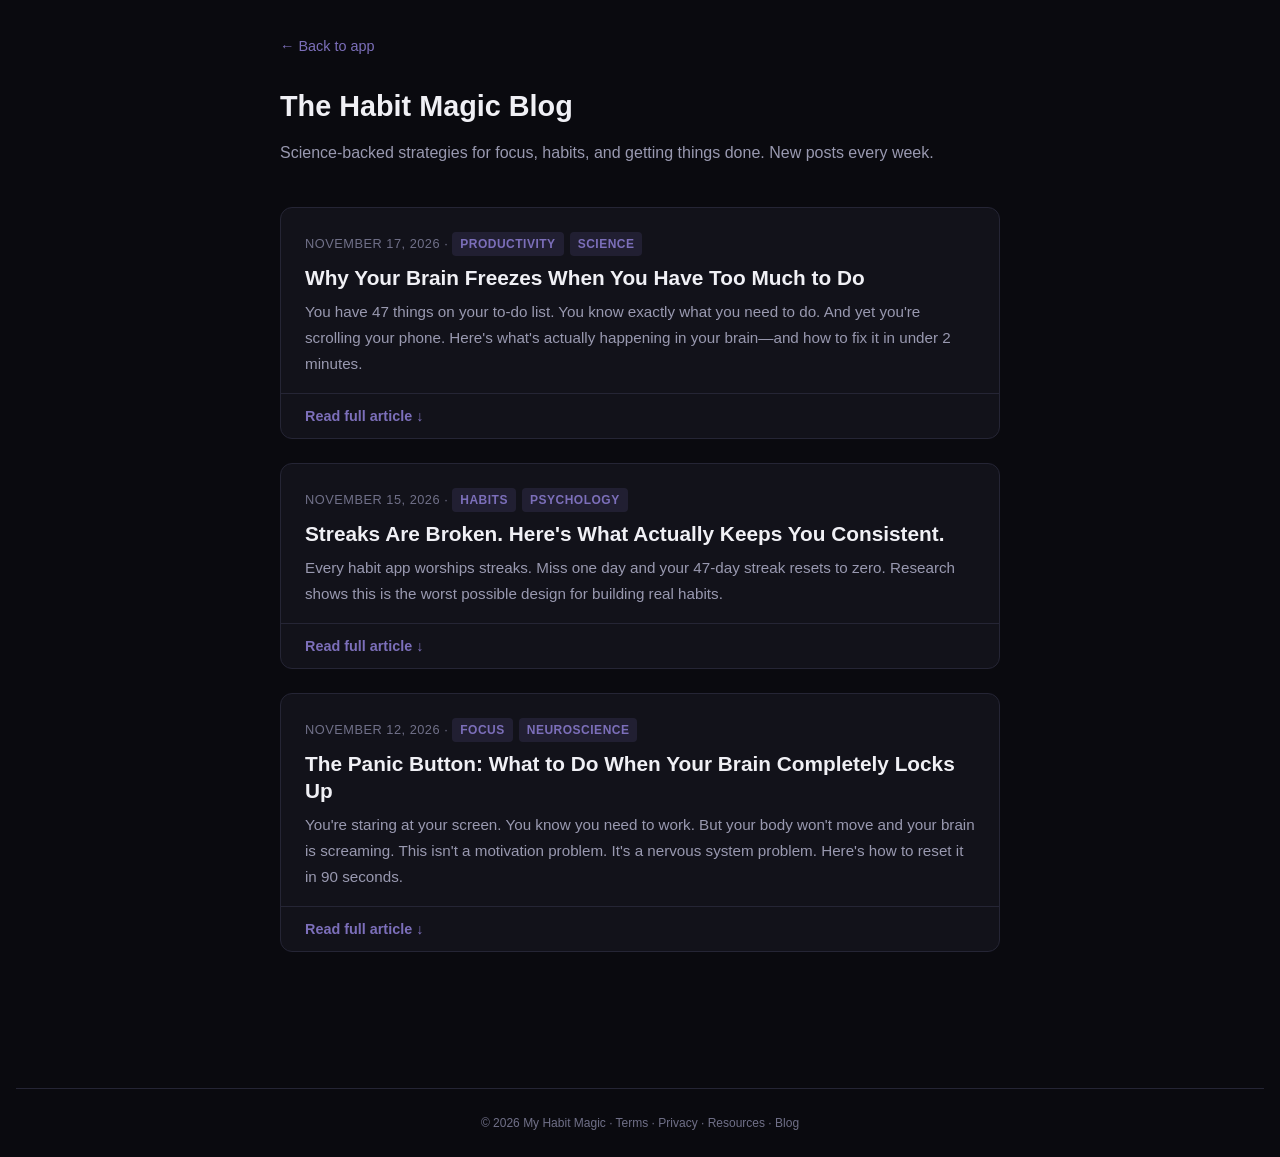
<file: blog.html>
<!DOCTYPE html>
<html lang="en">
<head>
    <meta charset="UTF-8">
    <meta name="viewport" content="width=device-width, initial-scale=1.0">
    <script async src="https://www.googletagmanager.com/gtag/js?id=G-QYPMGS8DKZ"></script>
    <script>window.dataLayer=window.dataLayer||[];function gtag(){dataLayer.push(arguments);}gtag('js',new Date());gtag('config','G-QYPMGS8DKZ');</script>
    <title>Blog - My Habit Magic</title>
    <meta name="description" content="Practical tips on focus, habits, and productivity. Science-backed strategies that work with your brain, not against it.">
    <meta property="og:title" content="Blog - My Habit Magic">
    <meta property="og:description" content="Practical tips on focus, habits, and productivity. Science-backed strategies that work with your brain, not against it.">
    <meta property="og:type" content="website">
    <meta property="og:url" content="https://myhabitmagic.com/blog.html">
    <style>
        :root {
            --bg-dark: #0a0a0f;
            --bg-card: #12121a;
            --text-primary: #f0f0f5;
            --text-secondary: #9999b0;
            --text-muted: #707088;
            --accent-primary: #7c6fba;
            --accent-green: #4ecdc4;
            --border: #252535;
        }
        * { margin: 0; padding: 0; box-sizing: border-box; }
        body {
            font-family: -apple-system, BlinkMacSystemFont, 'Segoe UI', Roboto, 'Helvetica Neue', Arial, sans-serif;
            background: var(--bg-dark);
            color: var(--text-primary);
            line-height: 1.7;
            padding: 0 16px;
        }
        .blog-container {
            max-width: 720px;
            margin: 0 auto;
            padding: 32px 0 64px;
        }
        .back-link {
            display: inline-block;
            color: var(--accent-primary);
            text-decoration: none;
            font-size: 0.9rem;
            margin-bottom: 24px;
        }
        .back-link:hover { text-decoration: underline; }
        h1 {
            font-size: 1.8rem;
            margin-bottom: 8px;
        }
        .blog-subtitle {
            color: var(--text-secondary);
            font-size: 1rem;
            margin-bottom: 40px;
        }
        article {
            background: var(--bg-card);
            border: 1px solid var(--border);
            border-radius: 12px;
            margin-bottom: 24px;
            overflow: hidden;
        }
        .article-header {
            padding: 24px 24px 0;
        }
        .article-date {
            color: var(--text-muted);
            font-size: 0.8rem;
            text-transform: uppercase;
            letter-spacing: 0.5px;
            margin-bottom: 8px;
        }
        .article-title {
            font-size: 1.3rem;
            margin-bottom: 8px;
            line-height: 1.3;
        }
        .article-excerpt {
            color: var(--text-secondary);
            font-size: 0.95rem;
            padding: 0 24px 16px;
        }
        .article-body {
            display: none;
            padding: 0 24px 24px;
        }
        .article-body.open { display: block; }
        .article-body p {
            color: var(--text-secondary);
            font-size: 0.95rem;
            margin-bottom: 14px;
        }
        .article-body h3 {
            font-size: 1.05rem;
            margin: 20px 0 10px;
            color: var(--text-primary);
        }
        .article-body ul {
            padding-left: 24px;
            margin-bottom: 14px;
        }
        .article-body li {
            color: var(--text-secondary);
            font-size: 0.95rem;
            margin-bottom: 6px;
        }
        .article-body blockquote {
            border-left: 3px solid var(--accent-primary);
            padding: 10px 16px;
            margin: 16px 0;
            background: rgba(124, 111, 186, 0.08);
            border-radius: 0 8px 8px 0;
            font-style: italic;
            color: var(--text-primary);
            font-size: 0.95rem;
        }
        .read-toggle {
            display: block;
            padding: 14px 24px;
            border-top: 1px solid var(--border);
            color: var(--accent-primary);
            font-size: 0.9rem;
            font-weight: 600;
            cursor: pointer;
            background: none;
            border-left: none;
            border-right: none;
            border-bottom: none;
            width: 100%;
            text-align: left;
            transition: background 0.2s;
        }
        .read-toggle:hover { background: rgba(124, 111, 186, 0.06); }
        .article-cta {
            background: rgba(124, 111, 186, 0.1);
            padding: 16px 20px;
            border-radius: 8px;
            margin-top: 20px;
            text-align: center;
        }
        .article-cta a {
            color: var(--accent-primary);
            font-weight: 600;
            text-decoration: none;
        }
        .article-cta a:hover { text-decoration: underline; }
        a { color: var(--accent-primary); }
        .footer-legal {
            text-align: center;
            padding: 24px 0;
            border-top: 1px solid var(--border);
            margin-top: 48px;
            font-size: 0.75rem;
            color: var(--text-muted);
        }
        .footer-legal a {
            color: var(--text-muted);
            text-decoration: none;
        }
        .footer-legal a:hover { color: var(--accent-primary); }
        .tag {
            display: inline-block;
            background: rgba(124, 111, 186, 0.15);
            color: var(--accent-primary);
            font-size: 0.75rem;
            padding: 2px 8px;
            border-radius: 4px;
            margin-right: 6px;
            font-weight: 600;
        }
    </style>
</head>
<body>
<div class="blog-container">
    <a href="/" class="back-link">&larr; Back to app</a>

    <h1>The Habit Magic Blog</h1>
    <p class="blog-subtitle">Science-backed strategies for focus, habits, and getting things done. New posts every week.</p>

    <!-- POST 1 -->
    <article>
        <div class="article-header">
            <div class="article-date">November 17, 2026 &middot; <span class="tag">Productivity</span><span class="tag">Science</span></div>
            <h2 class="article-title">Why Your Brain Freezes When You Have Too Much to Do</h2>
        </div>
        <p class="article-excerpt">You have 47 things on your to-do list. You know exactly what you need to do. And yet you're scrolling your phone. Here's what's actually happening in your brain&mdash;and how to fix it in under 2 minutes.</p>
        <div class="article-body" id="post1">
            <p>It's not laziness. It's not a character flaw. When your brain faces too many choices, it does something predictable: it shuts down. Psychologists call this <strong>decision fatigue</strong>, and neuroscientists call the freeze response <strong>task paralysis</strong>.</p>

            <h3>What's actually happening</h3>
            <p>Your prefrontal cortex&mdash;the part of your brain that makes decisions&mdash;runs on glucose. Every decision drains it. By the time you've decided what to wear, what to eat, which email to answer first, and which of your 47 tasks matters most, your decision-making engine is running on fumes.</p>
            <p>So your brain does the rational thing: it picks the option that requires zero decisions. Scrolling. Netflix. Staring at the wall. These aren't failures. They're your brain conserving energy.</p>

            <h3>The 2-minute fix</h3>
            <p>Don't pick the most important task. Pick the <strong>smallest</strong> one. The one that takes under 2 minutes. Send that email. Put those dishes away. Reply to that text.</p>
            <p>Why does this work? Because completing a tiny task gives your brain a hit of dopamine&mdash;the motivation chemical. That dopamine creates momentum. Momentum creates the energy to tackle the next thing. And the next.</p>

            <blockquote>"Objects in motion tend to stay in motion. Objects at rest tend to stay at rest." &mdash;Newton's First Law (and also how your motivation works)</blockquote>

            <h3>Try this right now</h3>
            <ul>
                <li>Look at your to-do list</li>
                <li>Find the task that takes 2 minutes or less</li>
                <li>Do it right now, before you finish this article</li>
                <li>Notice how you feel after. That's momentum.</li>
            </ul>

            <div class="article-cta">
                <a href="/">Try Habit Magic free &rarr;</a> &mdash; it shows you one task at a time, so your brain never has to choose.
            </div>
        </div>
        <button class="read-toggle" onclick="togglePost('post1', this)">Read full article &darr;</button>
    </article>

    <!-- POST 2 -->
    <article>
        <div class="article-header">
            <div class="article-date">November 15, 2026 &middot; <span class="tag">Habits</span><span class="tag">Psychology</span></div>
            <h2 class="article-title">Streaks Are Broken. Here's What Actually Keeps You Consistent.</h2>
        </div>
        <p class="article-excerpt">Every habit app worships streaks. Miss one day and your 47-day streak resets to zero. Research shows this is the worst possible design for building real habits.</p>
        <div class="article-body" id="post2">
            <p>Duolingo made streaks famous. Lose your streak, feel terrible, open the app to avoid feeling terrible again. It works&mdash;until it doesn't. And when it doesn't, people don't just miss a day. They quit entirely.</p>

            <h3>The streak paradox</h3>
            <p>A 2023 study from the University of Pennsylvania found that <strong>streak-based motivation creates anxiety</strong>, not habit formation. When people miss a streak, they experience what psychologists call the "what-the-hell effect"&mdash;since the streak is already broken, why bother continuing?</p>
            <p>The longer the streak, the worse the crash. Someone who loses a 90-day streak often quits the app within a week.</p>

            <h3>What actually works: compound progress</h3>
            <p>Instead of tracking consecutive days, track <strong>total progress</strong>. How many times you've done the thing, period. Miss Monday? Your 47 completions are still there on Tuesday. Nothing is lost. Nothing resets.</p>
            <p>This is why Habit Magic tracks your victories, XP, and badges alongside streaks&mdash;and never punishes you for missing a day. Your streak pauses. It doesn't reset. Because real life isn't a perfect 365-day run.</p>

            <h3>The science of "good enough"</h3>
            <p>Research on habit formation (Lally et al., 2010) shows that missing a single day has <strong>no measurable impact</strong> on long-term habit formation. What matters is the overall frequency. Doing something 5 out of 7 days builds the habit just as effectively as 7 out of 7.</p>
            <p>Perfection isn't the goal. Consistency is. And consistency means showing up most of the time, not all of the time.</p>

            <blockquote>"We don't rise to the level of our goals. We fall to the level of our systems." &mdash;James Clear</blockquote>

            <div class="article-cta">
                <a href="/">Try Habit Magic free &rarr;</a> &mdash; streaks that pause, not punish. Progress that never resets.
            </div>
        </div>
        <button class="read-toggle" onclick="togglePost('post2', this)">Read full article &darr;</button>
    </article>

    <!-- POST 3 -->
    <article>
        <div class="article-header">
            <div class="article-date">November 12, 2026 &middot; <span class="tag">Focus</span><span class="tag">Neuroscience</span></div>
            <h2 class="article-title">The Panic Button: What to Do When Your Brain Completely Locks Up</h2>
        </div>
        <p class="article-excerpt">You're staring at your screen. You know you need to work. But your body won't move and your brain is screaming. This isn't a motivation problem. It's a nervous system problem. Here's how to reset it in 90 seconds.</p>
        <div class="article-body" id="post3">
            <p>When you feel paralyzed&mdash;unable to start anything, unable to think clearly, unable to move&mdash;your nervous system has shifted into what neuroscientists call the <strong>dorsal vagal response</strong>. It's the freeze response. Fight, flight, or <em>freeze</em>.</p>

            <h3>Why "just start" doesn't work</h3>
            <p>When you're in freeze mode, the thinking part of your brain (prefrontal cortex) is offline. Telling yourself to "just do it" is like telling a computer to run a program when the CPU is overheating. The hardware can't execute the command.</p>
            <p>You need to bring the thinking brain back online first. And that starts with the body, not the mind.</p>

            <h3>The 90-second body reset</h3>
            <p>Your nervous system responds to physical signals faster than mental ones. Try this:</p>
            <ul>
                <li><strong>Cold water on your wrists</strong> (15 seconds) &mdash; activates your vagus nerve, which shifts you out of freeze.</li>
                <li><strong>5 slow breaths</strong> (30 seconds) &mdash; inhale for 4 counts, hold for 4, exhale for 6. The long exhale tells your nervous system "we're safe."</li>
                <li><strong>Move something</strong> (30 seconds) &mdash; stand up, stretch, shake your hands. Movement breaks the freeze loop.</li>
                <li><strong>Name one tiny task</strong> (15 seconds) &mdash; not the big scary project. The smallest possible next step. "Open the document." That's it.</li>
            </ul>

            <h3>Why this works</h3>
            <p>The vagus nerve is the bridge between your body and your brain. When you stimulate it (cold water, deep breathing, movement), you literally signal your nervous system to shift from "freeze" back to "safe." Once your nervous system feels safe, your prefrontal cortex comes back online. And then&mdash;only then&mdash;can you think clearly enough to pick a task.</p>

            <blockquote>"You can't think your way out of a nervous system response. You have to feel your way out." &mdash;Dr. Stephen Porges, Polyvagal Theory</blockquote>

            <div class="article-cta">
                <a href="/">Try Habit Magic free &rarr;</a> &mdash; the Panic Button walks you through strategies like these when you're stuck.
            </div>
        </div>
        <button class="read-toggle" onclick="togglePost('post3', this)">Read full article &darr;</button>
    </article>

</div>

<div class="footer-legal">
    <p>&copy; 2026 My Habit Magic &middot; <a href="terms.html">Terms</a> &middot; <a href="privacy.html">Privacy</a> &middot; <a href="resources.html">Resources</a> &middot; <a href="blog.html">Blog</a></p>
</div>

<script>
function togglePost(id, btn) {
    var body = document.getElementById(id);
    if (body.classList.contains('open')) {
        body.classList.remove('open');
        btn.textContent = 'Read full article ↓';
    } else {
        body.classList.add('open');
        btn.textContent = 'Collapse ↑';
    }
}
</script>
</body>
</html>
</file>
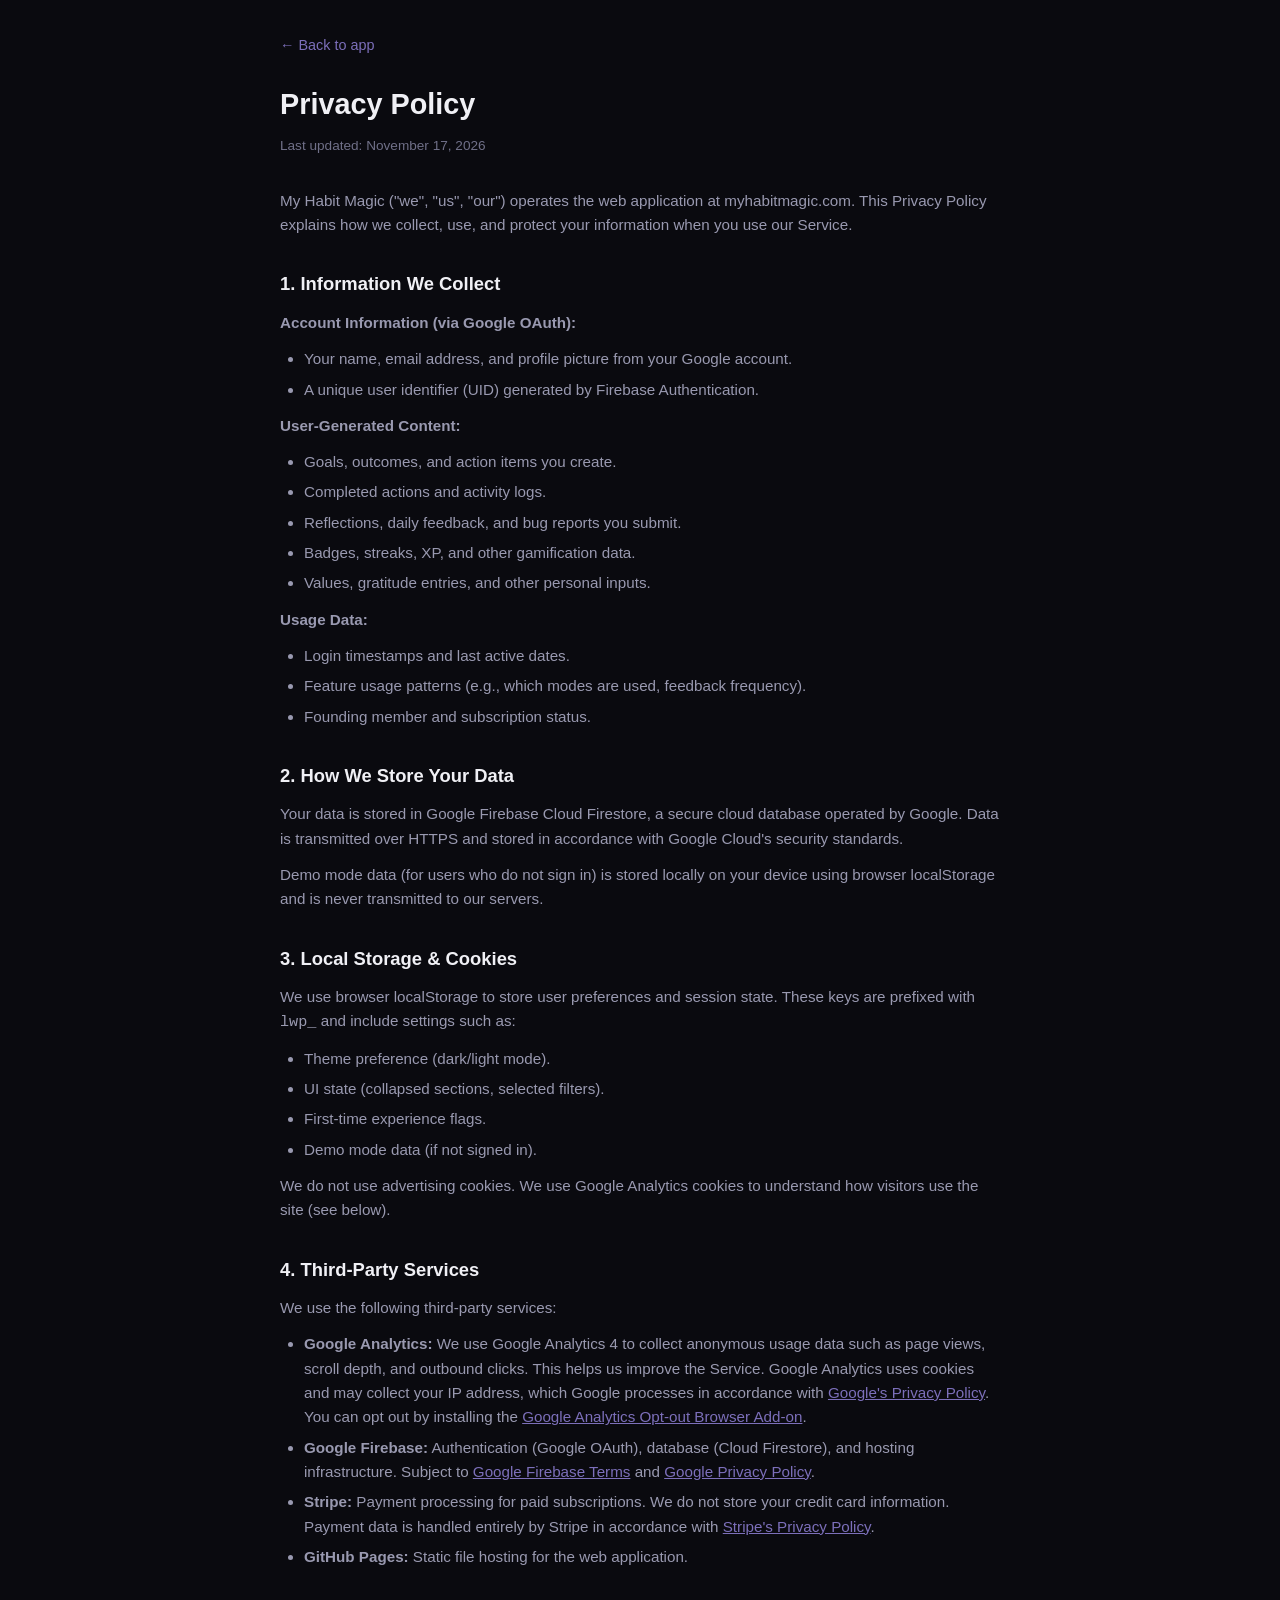
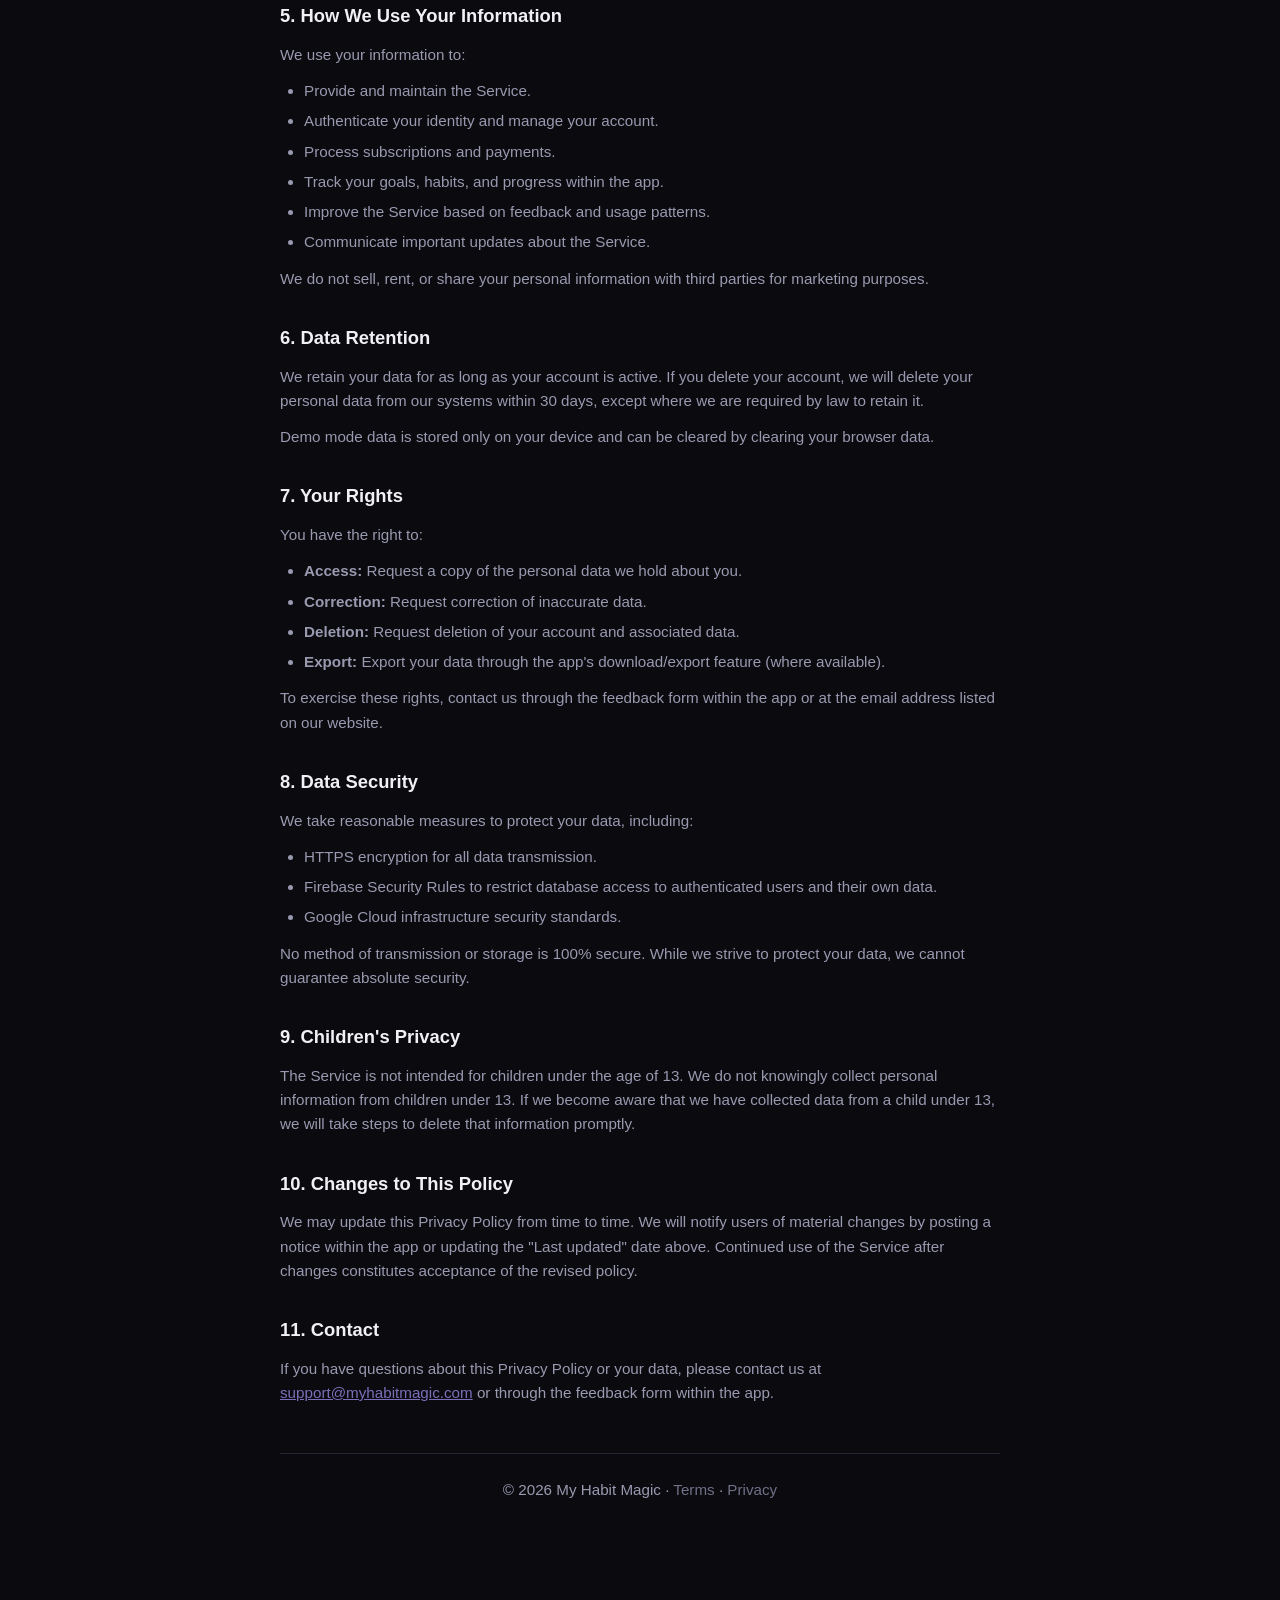
<file: privacy.html>
<!DOCTYPE html>
<html lang="en">
<head>
    <meta charset="UTF-8">
    <meta name="viewport" content="width=device-width, initial-scale=1.0">
    <script async src="https://www.googletagmanager.com/gtag/js?id=G-QYPMGS8DKZ"></script>
    <script>window.dataLayer=window.dataLayer||[];function gtag(){dataLayer.push(arguments);}gtag('js',new Date());gtag('config','G-QYPMGS8DKZ');</script>
    <title>Privacy Policy - My Habit Magic</title>
    <style>
        :root {
            --bg-dark: #0a0a0f;
            --bg-card: #12121a;
            --text-primary: #f0f0f5;
            --text-secondary: #9999b0;
            --text-muted: #707088;
            --accent-primary: #7c6fba;
            --border: #252535;
        }
        * { margin: 0; padding: 0; box-sizing: border-box; }
        body {
            font-family: -apple-system, BlinkMacSystemFont, 'Segoe UI', Roboto, 'Helvetica Neue', Arial, sans-serif;
            background: var(--bg-dark);
            color: var(--text-primary);
            line-height: 1.6;
            padding: 0 16px;
        }
        .legal-container {
            max-width: 720px;
            margin: 0 auto;
            padding: 32px 0 64px;
        }
        .back-link {
            display: inline-block;
            color: var(--accent-primary);
            text-decoration: none;
            font-size: 0.9rem;
            margin-bottom: 24px;
        }
        .back-link:hover { text-decoration: underline; }
        h1 {
            font-size: 1.8rem;
            margin-bottom: 8px;
        }
        .last-updated {
            color: var(--text-muted);
            font-size: 0.85rem;
            margin-bottom: 32px;
        }
        h2 {
            font-size: 1.15rem;
            margin-top: 32px;
            margin-bottom: 12px;
            color: var(--text-primary);
        }
        p, li {
            color: var(--text-secondary);
            font-size: 0.95rem;
            margin-bottom: 12px;
        }
        ul {
            padding-left: 24px;
            margin-bottom: 12px;
        }
        li { margin-bottom: 6px; }
        a { color: var(--accent-primary); }
        .footer-legal {
            text-align: center;
            padding: 24px 0;
            border-top: 1px solid var(--border);
            margin-top: 48px;
            font-size: 0.75rem;
            color: var(--text-muted);
        }
        .footer-legal a {
            color: var(--text-muted);
            text-decoration: none;
        }
        .footer-legal a:hover { color: var(--accent-primary); }
    </style>
</head>
<body>
<div class="legal-container">
    <a href="/" class="back-link">&larr; Back to app</a>

    <h1>Privacy Policy</h1>
    <p class="last-updated">Last updated: November 17, 2026</p>

    <p>My Habit Magic ("we", "us", "our") operates the web application at myhabitmagic.com. This Privacy Policy explains how we collect, use, and protect your information when you use our Service.</p>

    <h2>1. Information We Collect</h2>

    <p><strong>Account Information (via Google OAuth):</strong></p>
    <ul>
        <li>Your name, email address, and profile picture from your Google account.</li>
        <li>A unique user identifier (UID) generated by Firebase Authentication.</li>
    </ul>

    <p><strong>User-Generated Content:</strong></p>
    <ul>
        <li>Goals, outcomes, and action items you create.</li>
        <li>Completed actions and activity logs.</li>
        <li>Reflections, daily feedback, and bug reports you submit.</li>
        <li>Badges, streaks, XP, and other gamification data.</li>
        <li>Values, gratitude entries, and other personal inputs.</li>
    </ul>

    <p><strong>Usage Data:</strong></p>
    <ul>
        <li>Login timestamps and last active dates.</li>
        <li>Feature usage patterns (e.g., which modes are used, feedback frequency).</li>
        <li>Founding member and subscription status.</li>
    </ul>

    <h2>2. How We Store Your Data</h2>
    <p>Your data is stored in Google Firebase Cloud Firestore, a secure cloud database operated by Google. Data is transmitted over HTTPS and stored in accordance with Google Cloud's security standards.</p>
    <p>Demo mode data (for users who do not sign in) is stored locally on your device using browser localStorage and is never transmitted to our servers.</p>

    <h2>3. Local Storage &amp; Cookies</h2>
    <p>We use browser localStorage to store user preferences and session state. These keys are prefixed with <code>lwp_</code> and include settings such as:</p>
    <ul>
        <li>Theme preference (dark/light mode).</li>
        <li>UI state (collapsed sections, selected filters).</li>
        <li>First-time experience flags.</li>
        <li>Demo mode data (if not signed in).</li>
    </ul>
    <p>We do not use advertising cookies. We use Google Analytics cookies to understand how visitors use the site (see below).</p>

    <h2>4. Third-Party Services</h2>
    <p>We use the following third-party services:</p>
    <ul>
        <li><strong>Google Analytics:</strong> We use Google Analytics 4 to collect anonymous usage data such as page views, scroll depth, and outbound clicks. This helps us improve the Service. Google Analytics uses cookies and may collect your IP address, which Google processes in accordance with <a href="https://policies.google.com/privacy" target="_blank" rel="noopener">Google's Privacy Policy</a>. You can opt out by installing the <a href="https://tools.google.com/dlpage/gaoptout" target="_blank" rel="noopener">Google Analytics Opt-out Browser Add-on</a>.</li>
        <li><strong>Google Firebase:</strong> Authentication (Google OAuth), database (Cloud Firestore), and hosting infrastructure. Subject to <a href="https://firebase.google.com/terms" target="_blank" rel="noopener">Google Firebase Terms</a> and <a href="https://policies.google.com/privacy" target="_blank" rel="noopener">Google Privacy Policy</a>.</li>
        <li><strong>Stripe:</strong> Payment processing for paid subscriptions. We do not store your credit card information. Payment data is handled entirely by Stripe in accordance with <a href="https://stripe.com/privacy" target="_blank" rel="noopener">Stripe's Privacy Policy</a>.</li>
        <li><strong>GitHub Pages:</strong> Static file hosting for the web application.</li>
    </ul>

    <h2>5. How We Use Your Information</h2>
    <p>We use your information to:</p>
    <ul>
        <li>Provide and maintain the Service.</li>
        <li>Authenticate your identity and manage your account.</li>
        <li>Process subscriptions and payments.</li>
        <li>Track your goals, habits, and progress within the app.</li>
        <li>Improve the Service based on feedback and usage patterns.</li>
        <li>Communicate important updates about the Service.</li>
    </ul>
    <p>We do not sell, rent, or share your personal information with third parties for marketing purposes.</p>

    <h2>6. Data Retention</h2>
    <p>We retain your data for as long as your account is active. If you delete your account, we will delete your personal data from our systems within 30 days, except where we are required by law to retain it.</p>
    <p>Demo mode data is stored only on your device and can be cleared by clearing your browser data.</p>

    <h2>7. Your Rights</h2>
    <p>You have the right to:</p>
    <ul>
        <li><strong>Access:</strong> Request a copy of the personal data we hold about you.</li>
        <li><strong>Correction:</strong> Request correction of inaccurate data.</li>
        <li><strong>Deletion:</strong> Request deletion of your account and associated data.</li>
        <li><strong>Export:</strong> Export your data through the app's download/export feature (where available).</li>
    </ul>
    <p>To exercise these rights, contact us through the feedback form within the app or at the email address listed on our website.</p>

    <h2>8. Data Security</h2>
    <p>We take reasonable measures to protect your data, including:</p>
    <ul>
        <li>HTTPS encryption for all data transmission.</li>
        <li>Firebase Security Rules to restrict database access to authenticated users and their own data.</li>
        <li>Google Cloud infrastructure security standards.</li>
    </ul>
    <p>No method of transmission or storage is 100% secure. While we strive to protect your data, we cannot guarantee absolute security.</p>

    <h2>9. Children's Privacy</h2>
    <p>The Service is not intended for children under the age of 13. We do not knowingly collect personal information from children under 13. If we become aware that we have collected data from a child under 13, we will take steps to delete that information promptly.</p>

    <h2>10. Changes to This Policy</h2>
    <p>We may update this Privacy Policy from time to time. We will notify users of material changes by posting a notice within the app or updating the "Last updated" date above. Continued use of the Service after changes constitutes acceptance of the revised policy.</p>

    <h2>11. Contact</h2>
    <p>If you have questions about this Privacy Policy or your data, please contact us at <a href="mailto:support@myhabitmagic.com">support@myhabitmagic.com</a> or through the feedback form within the app.</p>

    <div class="footer-legal">
        <p>&copy; 2026 My Habit Magic &middot; <a href="terms.html">Terms</a> &middot; <a href="privacy.html">Privacy</a></p>
    </div>
</div>
</body>
</html>
</file>
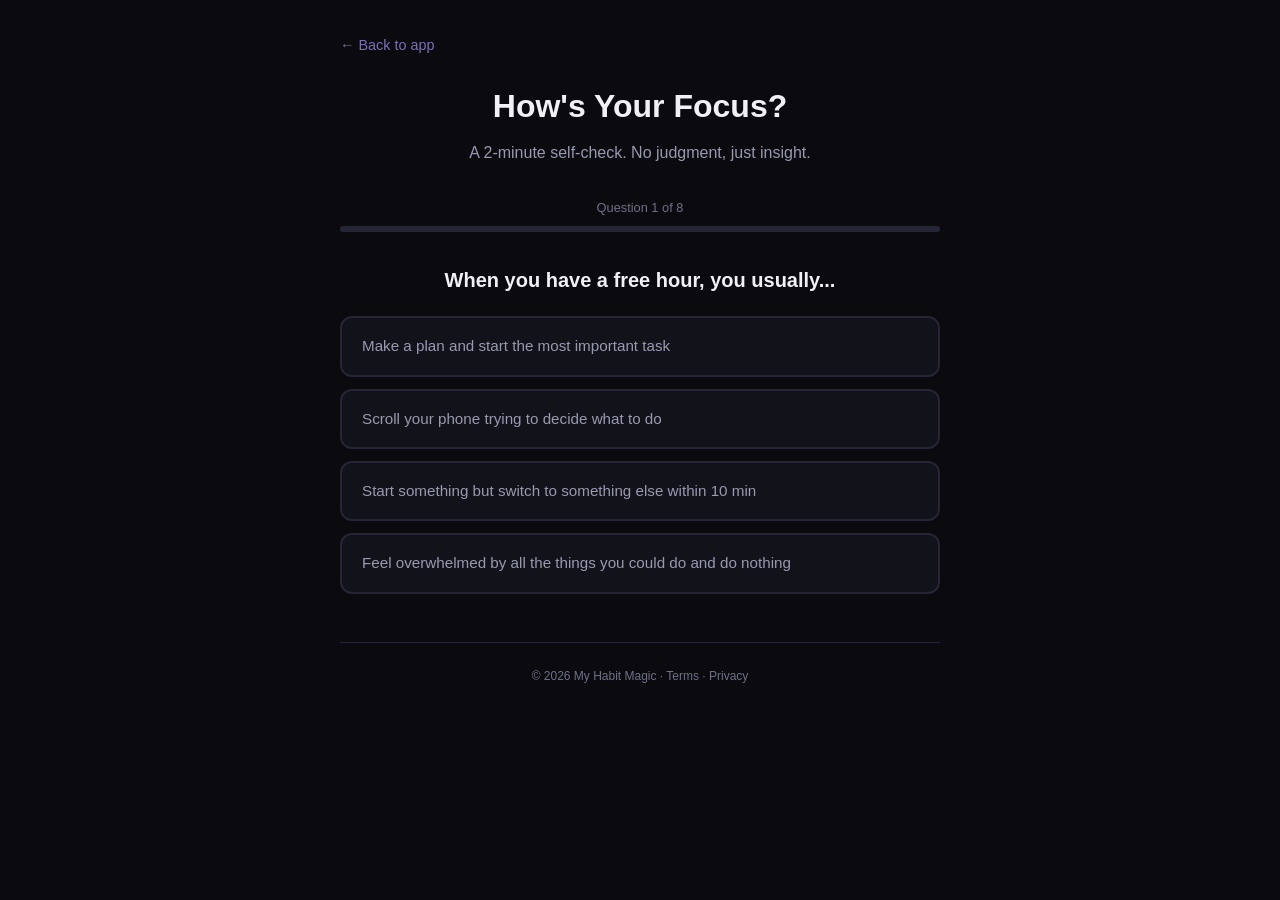
<file: quiz.html>
<!DOCTYPE html>
<html lang="en">
<head>
    <meta charset="UTF-8">
    <meta name="viewport" content="width=device-width, initial-scale=1.0">
    <script async src="https://www.googletagmanager.com/gtag/js?id=G-QYPMGS8DKZ"></script>
    <script>window.dataLayer=window.dataLayer||[];function gtag(){dataLayer.push(arguments);}gtag('js',new Date());gtag('config','G-QYPMGS8DKZ');</script>
    <title>Focus Quiz - My Habit Magic</title>
    <style>
        :root {
            --bg-dark: #0a0a0f;
            --bg-card: #12121a;
            --text-primary: #f0f0f5;
            --text-secondary: #9999b0;
            --text-muted: #707088;
            --accent-primary: #7c6fba;
            --accent-green: #4ecdc4;
            --border: #252535;
        }
        * { margin: 0; padding: 0; box-sizing: border-box; }
        body {
            font-family: -apple-system, BlinkMacSystemFont, 'Segoe UI', Roboto, 'Helvetica Neue', Arial, sans-serif;
            background: var(--bg-dark);
            color: var(--text-primary);
            line-height: 1.6;
            padding: 0 16px;
            min-height: 100vh;
        }
        .quiz-container {
            max-width: 600px;
            margin: 0 auto;
            padding: 32px 0 64px;
        }
        .back-link {
            display: inline-block;
            color: var(--accent-primary);
            text-decoration: none;
            font-size: 0.9rem;
            margin-bottom: 24px;
        }
        .back-link:hover { text-decoration: underline; }
        .quiz-header {
            text-align: center;
            margin-bottom: 32px;
        }
        .quiz-header h1 {
            font-size: 2rem;
            margin-bottom: 8px;
        }
        .quiz-header p {
            color: var(--text-secondary);
            font-size: 1rem;
        }

        /* Progress bar */
        .progress-bar {
            width: 100%;
            height: 6px;
            background: var(--border);
            border-radius: 3px;
            margin-bottom: 32px;
            overflow: hidden;
        }
        .progress-fill {
            height: 100%;
            background: var(--accent-primary);
            border-radius: 3px;
            transition: width 0.4s ease;
            width: 0%;
        }
        .progress-text {
            text-align: center;
            font-size: 0.8rem;
            color: var(--text-muted);
            margin-bottom: 8px;
        }

        /* Question */
        .question-screen {
            display: none;
        }
        .question-screen.active {
            display: block;
        }
        .question-text {
            font-size: 1.25rem;
            font-weight: 600;
            margin-bottom: 20px;
            text-align: center;
        }
        .options {
            display: flex;
            flex-direction: column;
            gap: 12px;
        }
        .option-card {
            background: var(--bg-card);
            border: 2px solid var(--border);
            border-radius: 12px;
            padding: 16px 20px;
            cursor: pointer;
            transition: all 0.2s ease;
            font-size: 0.95rem;
            color: var(--text-secondary);
            position: relative;
        }
        .option-card:hover {
            border-color: var(--accent-primary);
            color: var(--text-primary);
        }
        .option-card.selected {
            border-color: var(--accent-primary);
            background: rgba(124, 111, 186, 0.15);
            color: var(--text-primary);
        }
        .option-card input {
            display: none;
        }

        /* Result screen */
        .result-screen {
            display: none;
            text-align: center;
        }
        .result-screen.active {
            display: block;
        }
        .result-emoji {
            font-size: 4rem;
            margin-bottom: 16px;
        }
        .result-title {
            font-size: 1.6rem;
            font-weight: 700;
            margin-bottom: 4px;
        }
        .result-score {
            font-size: 1rem;
            color: var(--accent-primary);
            font-weight: 600;
            margin-bottom: 16px;
        }
        .result-desc {
            color: var(--text-secondary);
            font-size: 1rem;
            line-height: 1.7;
            margin-bottom: 32px;
            max-width: 480px;
            margin-left: auto;
            margin-right: auto;
        }
        .result-cta {
            display: inline-block;
            background: var(--accent-primary);
            color: #fff;
            font-size: 1.1rem;
            font-weight: 700;
            padding: 14px 36px;
            border-radius: 12px;
            text-decoration: none;
            transition: all 0.2s;
            border: none;
            cursor: pointer;
        }
        .result-cta:hover {
            filter: brightness(1.15);
            transform: translateY(-1px);
        }
        .share-section {
            margin-top: 28px;
        }
        .share-section h3 {
            font-size: 1rem;
            margin-bottom: 12px;
            color: var(--text-secondary);
        }
        .share-btn {
            background: var(--bg-card);
            border: 2px solid var(--border);
            color: var(--text-secondary);
            font-size: 0.9rem;
            padding: 10px 24px;
            border-radius: 10px;
            cursor: pointer;
            transition: all 0.2s;
        }
        .share-btn:hover {
            border-color: var(--accent-primary);
            color: var(--text-primary);
        }
        .share-btn.copied {
            border-color: var(--accent-green);
            color: var(--accent-green);
        }
        .social-share-row {
            display: flex;
            flex-wrap: wrap;
            gap: 8px;
            justify-content: center;
            margin-top: 12px;
        }
        .social-share-btn {
            display: inline-flex;
            align-items: center;
            gap: 4px;
            padding: 8px 14px;
            border-radius: 8px;
            border: 1px solid var(--border);
            background: var(--bg-card);
            color: var(--text-secondary);
            font-size: 0.8rem;
            cursor: pointer;
            transition: all 0.2s;
            text-decoration: none;
        }
        .social-share-btn:hover {
            border-color: var(--accent-primary);
            color: var(--text-primary);
        }
        .retake-link {
            display: inline-block;
            margin-top: 20px;
            color: var(--text-muted);
            font-size: 0.85rem;
            cursor: pointer;
            text-decoration: underline;
            background: none;
            border: none;
        }
        .retake-link:hover { color: var(--text-secondary); }

        .footer-legal {
            text-align: center;
            padding: 24px 0;
            border-top: 1px solid var(--border);
            margin-top: 48px;
            font-size: 0.75rem;
            color: var(--text-muted);
        }
        .footer-legal a {
            color: var(--text-muted);
            text-decoration: none;
        }
        .footer-legal a:hover { color: var(--accent-primary); }
    </style>
</head>
<body>
<div class="quiz-container">
    <a href="/" class="back-link">&larr; Back to app</a>

    <div class="quiz-header">
        <h1>How's Your Focus?</h1>
        <p>A 2-minute self-check. No judgment, just insight.</p>
    </div>

    <div id="quizArea">
        <div class="progress-text" id="progressText">Question 1 of 8</div>
        <div class="progress-bar">
            <div class="progress-fill" id="progressFill"></div>
        </div>

        <div class="question-screen active" data-q="0">
            <div class="question-text">When you have a free hour, you usually...</div>
            <div class="options">
                <label class="option-card"><input type="radio" name="q0" value="1"><span>Make a plan and start the most important task</span></label>
                <label class="option-card"><input type="radio" name="q0" value="2"><span>Scroll your phone trying to decide what to do</span></label>
                <label class="option-card"><input type="radio" name="q0" value="3"><span>Start something but switch to something else within 10 min</span></label>
                <label class="option-card"><input type="radio" name="q0" value="4"><span>Feel overwhelmed by all the things you could do and do nothing</span></label>
            </div>
        </div>

        <div class="question-screen" data-q="1">
            <div class="question-text">Your to-do list usually looks like...</div>
            <div class="options">
                <label class="option-card"><input type="radio" name="q1" value="1"><span>5&ndash;7 clear, prioritized items</span></label>
                <label class="option-card"><input type="radio" name="q1" value="2"><span>A long list that keeps growing</span></label>
                <label class="option-card"><input type="radio" name="q1" value="3"><span>Scattered across notes, apps, and sticky notes</span></label>
                <label class="option-card"><input type="radio" name="q1" value="4"><span>What to-do list? It&rsquo;s all in my head</span></label>
            </div>
        </div>

        <div class="question-screen" data-q="2">
            <div class="question-text">When a task feels big or boring, you...</div>
            <div class="options">
                <label class="option-card"><input type="radio" name="q2" value="1"><span>Break it into smaller steps and start</span></label>
                <label class="option-card"><input type="radio" name="q2" value="2"><span>Put it off until it&rsquo;s urgent</span></label>
                <label class="option-card"><input type="radio" name="q2" value="3"><span>Do easier tasks first and hope motivation comes</span></label>
                <label class="option-card"><input type="radio" name="q2" value="4"><span>Avoid it completely and feel guilty</span></label>
            </div>
        </div>

        <div class="question-screen" data-q="3">
            <div class="question-text">How often do you finish what you start?</div>
            <div class="options">
                <label class="option-card"><input type="radio" name="q3" value="1"><span>Almost always</span></label>
                <label class="option-card"><input type="radio" name="q3" value="2"><span>Most of the time, with effort</span></label>
                <label class="option-card"><input type="radio" name="q3" value="3"><span>About half the time</span></label>
                <label class="option-card"><input type="radio" name="q3" value="4"><span>I have dozens of half-finished projects</span></label>
            </div>
        </div>

        <div class="question-screen" data-q="4">
            <div class="question-text">At the end of the day, you usually feel...</div>
            <div class="options">
                <label class="option-card"><input type="radio" name="q4" value="1"><span>Satisfied with what I accomplished</span></label>
                <label class="option-card"><input type="radio" name="q4" value="2"><span>Like I was busy but didn&rsquo;t do the important stuff</span></label>
                <label class="option-card"><input type="radio" name="q4" value="3"><span>Tired but unsure where the time went</span></label>
                <label class="option-card"><input type="radio" name="q4" value="4"><span>Frustrated that I didn&rsquo;t do what I planned</span></label>
            </div>
        </div>

        <div class="question-screen" data-q="5">
            <div class="question-text">When someone gives you advice like &ldquo;just make a plan&rdquo;...</div>
            <div class="options">
                <label class="option-card"><input type="radio" name="q5" value="1"><span>That works for me!</span></label>
                <label class="option-card"><input type="radio" name="q5" value="2"><span>I make plans but struggle to follow them</span></label>
                <label class="option-card"><input type="radio" name="q5" value="3"><span>Plans feel overwhelming to even create</span></label>
                <label class="option-card"><input type="radio" name="q5" value="4"><span>I&rsquo;ve tried every system and none stick</span></label>
            </div>
        </div>

        <div class="question-screen" data-q="6">
            <div class="question-text">Your relationship with deadlines is...</div>
            <div class="options">
                <label class="option-card"><input type="radio" name="q6" value="1"><span>I finish early or on time</span></label>
                <label class="option-card"><input type="radio" name="q6" value="2"><span>I usually make it, with last-minute stress</span></label>
                <label class="option-card"><input type="radio" name="q6" value="3"><span>I often need extensions</span></label>
                <label class="option-card"><input type="radio" name="q6" value="4"><span>Deadlines? I work best under panic</span></label>
            </div>
        </div>

        <div class="question-screen" data-q="7">
            <div class="question-text">How many habit/productivity apps have you tried?</div>
            <div class="options">
                <label class="option-card"><input type="radio" name="q7" value="1"><span>1&ndash;2 and they work fine</span></label>
                <label class="option-card"><input type="radio" name="q7" value="2"><span>3&ndash;5, still looking for the right one</span></label>
                <label class="option-card"><input type="radio" name="q7" value="3"><span>6&ndash;10, nothing sticks</span></label>
                <label class="option-card"><input type="radio" name="q7" value="4"><span>I&rsquo;ve lost count</span></label>
            </div>
        </div>
    </div>

    <div class="result-screen" id="resultScreen">
        <div class="result-emoji" id="resultEmoji"></div>
        <div class="result-title" id="resultTitle"></div>
        <div class="result-score" id="resultScore"></div>
        <div class="result-desc" id="resultDesc"></div>
        <a href="/" class="result-cta">Try Habit Magic Free</a>
        <div class="share-section">
            <h3>Share My Habit Magic</h3>
            <button class="share-btn" id="shareBtn">&#128203; Copy results to clipboard</button>
            <div class="social-share-row">
                <button class="social-share-btn" id="quizShareFacebook"><span>&#127760;</span> Facebook</button>
                <button class="social-share-btn" id="quizShareTwitter"><span>&#120143;</span> Twitter</button>
                <button class="social-share-btn" id="quizShareWhatsApp"><span>&#128172;</span> WhatsApp</button>
                <button class="social-share-btn" id="quizShareTelegram"><span>&#9992;</span> Telegram</button>
                <button class="social-share-btn" id="quizShareLinkedIn"><span>&#128188;</span> LinkedIn</button>
            </div>
        </div>
        <button class="retake-link" id="retakeBtn">Retake quiz</button>
    </div>

    <div class="footer-legal">
        <p>&copy; 2026 My Habit Magic &middot; <a href="terms.html">Terms</a> &middot; <a href="privacy.html">Privacy</a></p>
    </div>
</div>

<script>
(function() {
    var totalQuestions = 8;
    var currentQuestion = 0;
    var answers = [];

    var screens = document.querySelectorAll('.question-screen');
    var progressFill = document.getElementById('progressFill');
    var progressText = document.getElementById('progressText');
    var quizArea = document.getElementById('quizArea');
    var resultScreen = document.getElementById('resultScreen');

    function updateProgress() {
        var pct = ((currentQuestion) / totalQuestions) * 100;
        progressFill.style.width = pct + '%';
        progressText.textContent = 'Question ' + (currentQuestion + 1) + ' of ' + totalQuestions;
    }

    function showQuestion(index) {
        for (var i = 0; i < screens.length; i++) {
            screens[i].classList.remove('active');
        }
        if (index < screens.length) {
            screens[index].classList.add('active');
            currentQuestion = index;
            updateProgress();
        }
    }

    function showResult() {
        var total = 0;
        for (var i = 0; i < answers.length; i++) {
            total += answers[i];
        }

        var emoji, title, desc;
        if (total <= 12) {
            emoji = '🎯';
            title = 'Focused & Steady';
            desc = 'You’ve got solid habits and a system that works. Habit Magic can help you level up with gamified tracking, streaks, and badges — turning good habits into a game you actually want to play.';
        } else if (total <= 20) {
            emoji = '🚀';
            title = 'Getting There';
            desc = 'Your foundation is good but consistency is the challenge. You know what to do — doing it every day is the hard part. Habit Magic’s streak system and daily focus feature are built exactly for this.';
        } else if (total <= 28) {
            emoji = '⚡';
            title = 'Busy Brain';
            desc = 'You have the ambition but your brain needs structure it doesn’t fight against. Habit Magic shows you ONE task at a time — no overwhelm, just action. The panic button is there when you feel stuck.';
        } else {
            emoji = '🌪️';
            title = 'Chaos Mode';
            desc = 'Traditional tools weren’t built for brains like yours. Habit Magic uses dopamine hits, a panic button with 15+ strategies, and micro-tasks to actually get you moving. No guilt. No judgment. Just momentum.';
        }

        quizArea.style.display = 'none';
        resultScreen.classList.add('active');
        document.getElementById('resultEmoji').textContent = emoji;
        document.getElementById('resultTitle').textContent = title;
        document.getElementById('resultScore').textContent = 'Your score: ' + total + ' / 32';
        document.getElementById('resultDesc').textContent = desc;

        progressFill.style.width = '100%';
        progressText.textContent = 'Complete!';
    }

    var optionCards = document.querySelectorAll('.option-card');
    for (var i = 0; i < optionCards.length; i++) {
        optionCards[i].addEventListener('click', function() {
            var input = this.querySelector('input');
            if (!input) return;
            input.checked = true;
            var value = parseInt(input.value, 10);

            var siblings = this.parentNode.querySelectorAll('.option-card');
            for (var j = 0; j < siblings.length; j++) {
                siblings[j].classList.remove('selected');
            }
            this.classList.add('selected');

            answers[currentQuestion] = value;

            setTimeout(function() {
                if (currentQuestion < totalQuestions - 1) {
                    showQuestion(currentQuestion + 1);
                } else {
                    showResult();
                }
            }, 500);
        });
    }

    document.getElementById('shareBtn').addEventListener('click', function() {
        var total = 0;
        for (var i = 0; i < answers.length; i++) {
            total += answers[i];
        }
        var text = 'I scored ' + total + '/32 on the Focus Quiz! Take it: myhabitmagic.com/quiz.html';
        var btn = this;
        try {
            navigator.clipboard.writeText(text).then(function() {
                btn.textContent = 'Copied!';
                btn.classList.add('copied');
                setTimeout(function() {
                    btn.textContent = 'Share your results';
                    btn.classList.remove('copied');
                }, 2000);
            }).catch(function() {
                fallbackSelect(text, btn);
            });
        } catch(e) {
            fallbackSelect(text, btn);
        }
    });

    function fallbackSelect(text, btn) {
        var ta = document.createElement('textarea');
        ta.value = text;
        ta.style.position = 'fixed';
        ta.style.left = '-9999px';
        document.body.appendChild(ta);
        ta.select();
        try {
            document.execCommand('copy');
            btn.textContent = 'Copied!';
            btn.classList.add('copied');
            setTimeout(function() {
                btn.textContent = '\u{1F4CB} Copy results to clipboard';
                btn.classList.remove('copied');
            }, 2000);
        } catch(e) {
            btn.textContent = 'Select & copy the text above';
        }
        document.body.removeChild(ta);
    }

    function getQuizShareText() {
        var total = 0;
        for (var i = 0; i < answers.length; i++) total += answers[i];
        return 'I scored ' + total + '/32 on the Focus Quiz! Turn Chaos Into Magic — how focused are you? Take it: myhabitmagic.com/quiz.html';
    }
    document.getElementById('quizShareFacebook').addEventListener('click', function() {
        window.open('https://www.facebook.com/sharer/sharer.php?u=' + encodeURIComponent('https://myhabitmagic.com/quiz.html') + '&quote=' + encodeURIComponent(getQuizShareText()), '_blank');
    });
    document.getElementById('quizShareTwitter').addEventListener('click', function() {
        window.open('https://twitter.com/intent/tweet?text=' + encodeURIComponent(getQuizShareText()), '_blank');
    });
    document.getElementById('quizShareWhatsApp').addEventListener('click', function() {
        window.open('https://wa.me/?text=' + encodeURIComponent(getQuizShareText()), '_blank');
    });
    document.getElementById('quizShareTelegram').addEventListener('click', function() {
        window.open('https://t.me/share/url?url=' + encodeURIComponent('https://myhabitmagic.com/quiz.html') + '&text=' + encodeURIComponent(getQuizShareText()), '_blank');
    });
    document.getElementById('quizShareLinkedIn').addEventListener('click', function() {
        window.open('https://www.linkedin.com/sharing/share-offsite/?url=' + encodeURIComponent('https://myhabitmagic.com/quiz.html'), '_blank');
    });

    document.getElementById('retakeBtn').addEventListener('click', function() {
        answers = [];
        currentQuestion = 0;
        resultScreen.classList.remove('active');
        quizArea.style.display = 'block';
        var allInputs = document.querySelectorAll('.option-card input');
        for (var i = 0; i < allInputs.length; i++) {
            allInputs[i].checked = false;
        }
        var allCards = document.querySelectorAll('.option-card');
        for (var i = 0; i < allCards.length; i++) {
            allCards[i].classList.remove('selected');
        }
        showQuestion(0);
    });

    updateProgress();
})();
</script>
</body>
</html>
</file>
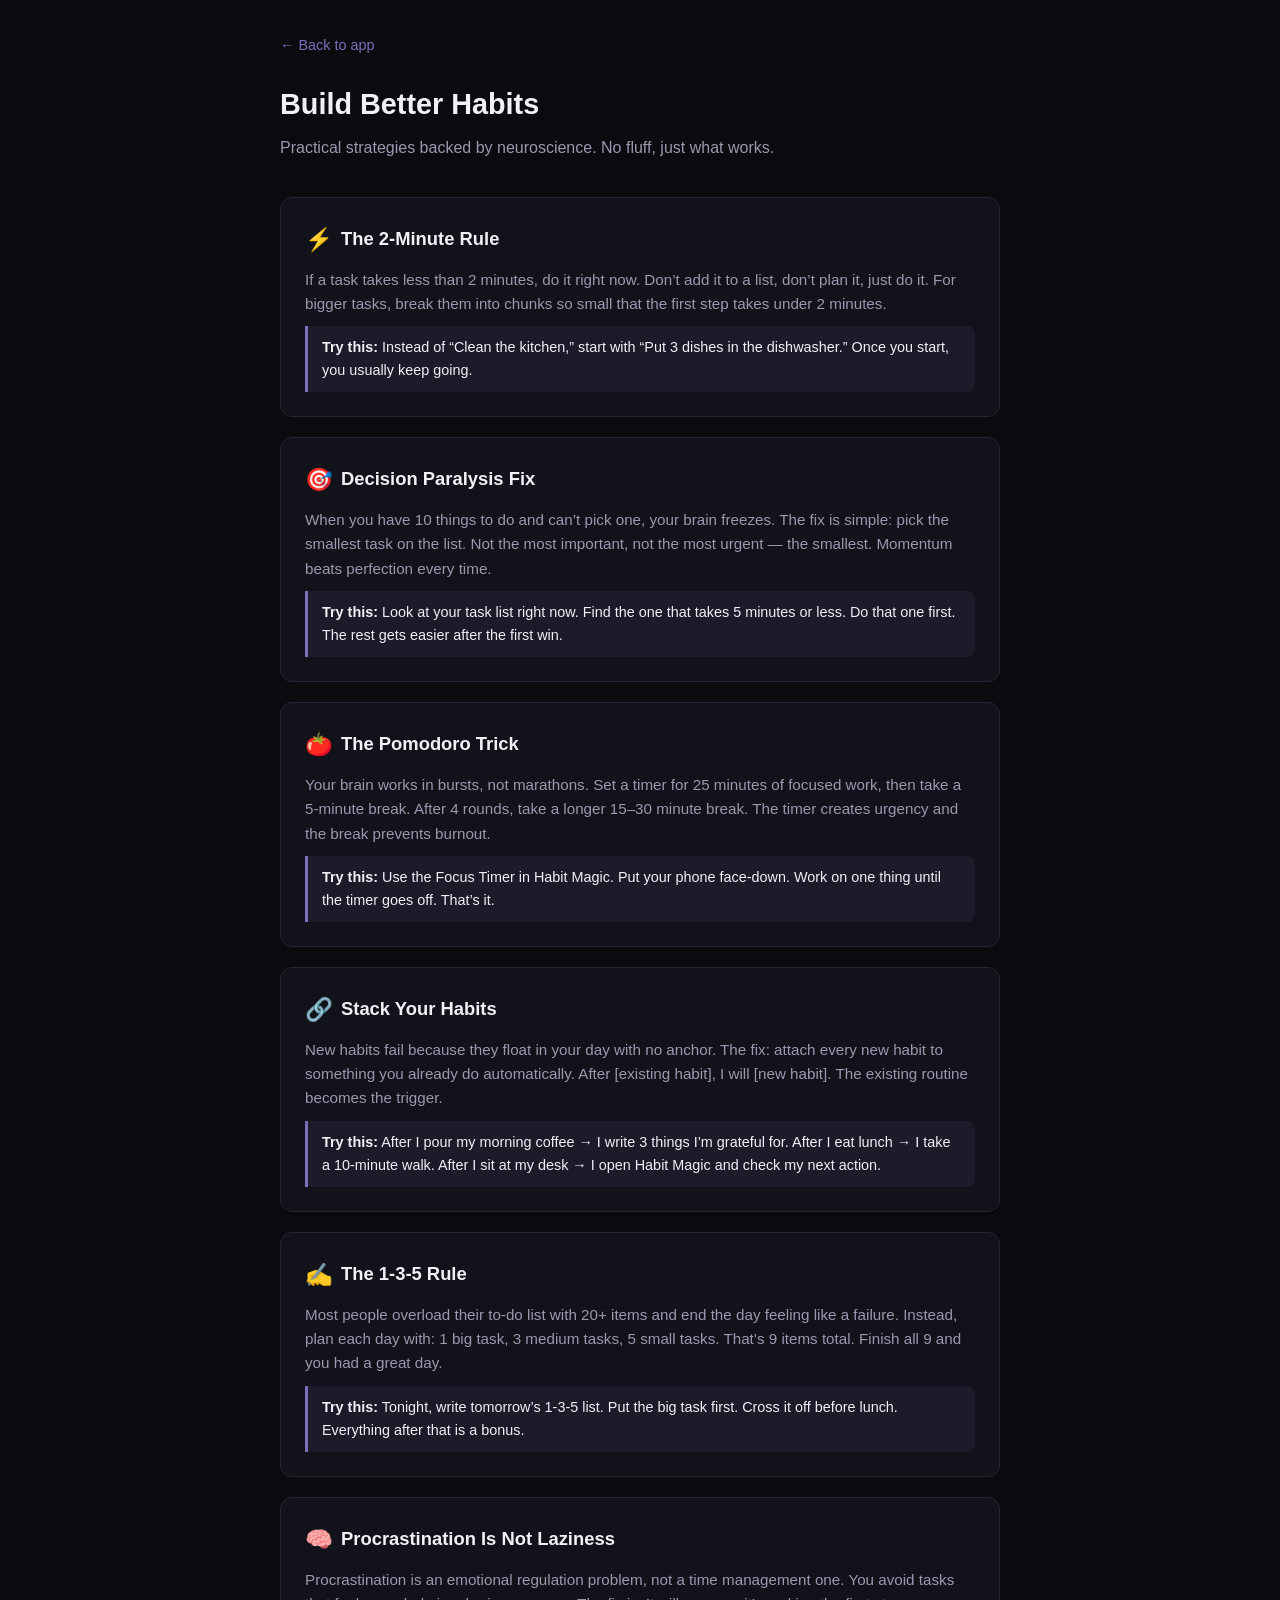
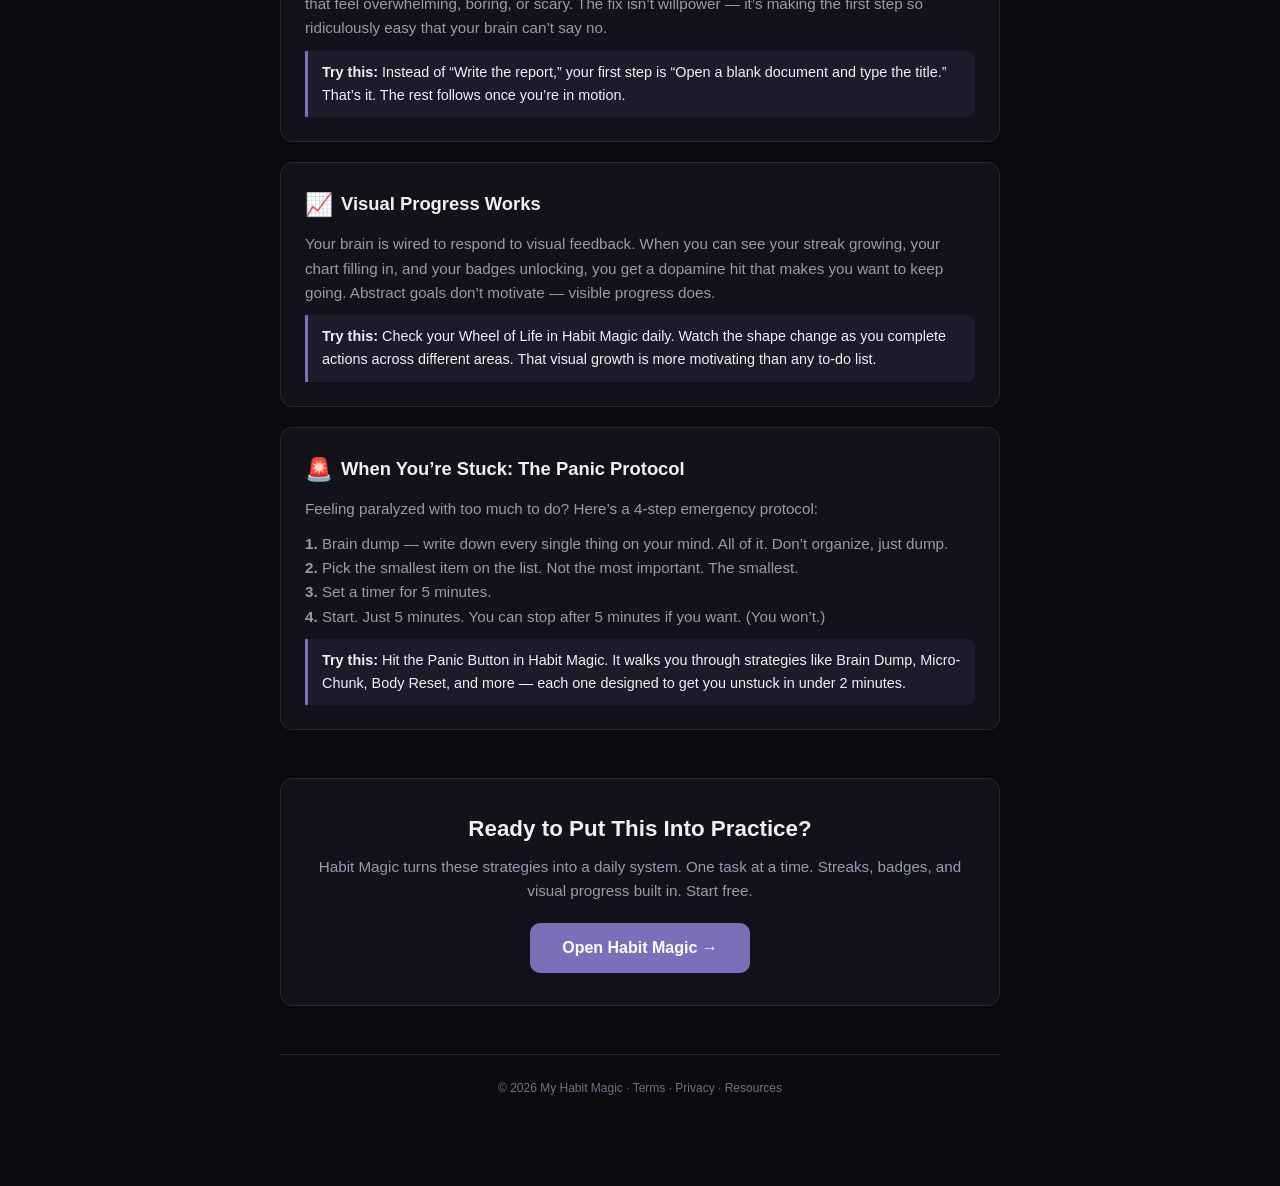
<file: resources.html>
<!DOCTYPE html>
<html lang="en">
<head>
    <meta charset="UTF-8">
    <meta name="viewport" content="width=device-width, initial-scale=1.0">
    <script async src="https://www.googletagmanager.com/gtag/js?id=G-QYPMGS8DKZ"></script>
    <script>window.dataLayer=window.dataLayer||[];function gtag(){dataLayer.push(arguments);}gtag('js',new Date());gtag('config','G-QYPMGS8DKZ');</script>
    <title>Resources - My Habit Magic</title>
    <style>
        :root {
            --bg-dark: #0a0a0f;
            --bg-card: #12121a;
            --text-primary: #f0f0f5;
            --text-secondary: #9999b0;
            --text-muted: #707088;
            --accent-primary: #7c6fba;
            --border: #252535;
        }
        * { margin: 0; padding: 0; box-sizing: border-box; }
        body {
            font-family: -apple-system, BlinkMacSystemFont, 'Segoe UI', Roboto, 'Helvetica Neue', Arial, sans-serif;
            background: var(--bg-dark);
            color: var(--text-primary);
            line-height: 1.6;
            padding: 0 16px;
        }
        .resources-container {
            max-width: 720px;
            margin: 0 auto;
            padding: 32px 0 64px;
        }
        .back-link {
            display: inline-block;
            color: var(--accent-primary);
            text-decoration: none;
            font-size: 0.9rem;
            margin-bottom: 24px;
        }
        .back-link:hover { text-decoration: underline; }
        h1 {
            font-size: 1.8rem;
            margin-bottom: 8px;
        }
        .subtitle {
            color: var(--text-secondary);
            font-size: 1rem;
            margin-bottom: 36px;
        }
        .resource-card {
            background: var(--bg-card);
            border: 1px solid var(--border);
            border-radius: 12px;
            padding: 24px;
            margin-bottom: 20px;
        }
        .resource-card h2 {
            font-size: 1.15rem;
            margin-bottom: 10px;
            color: var(--text-primary);
        }
        .resource-card .emoji {
            font-size: 1.4rem;
            margin-right: 8px;
            vertical-align: middle;
        }
        .resource-card p {
            color: var(--text-secondary);
            font-size: 0.95rem;
            margin-bottom: 10px;
        }
        .resource-card .tip {
            background: rgba(124, 111, 186, 0.1);
            border-left: 3px solid var(--accent-primary);
            padding: 10px 14px;
            border-radius: 0 8px 8px 0;
            font-size: 0.9rem;
            color: var(--text-primary);
        }
        .cta-section {
            text-align: center;
            margin-top: 48px;
            padding: 32px 24px;
            background: var(--bg-card);
            border: 1px solid var(--border);
            border-radius: 12px;
        }
        .cta-section h2 {
            font-size: 1.4rem;
            margin-bottom: 8px;
        }
        .cta-section p {
            color: var(--text-secondary);
            font-size: 0.95rem;
            margin-bottom: 20px;
        }
        .cta-btn {
            display: inline-block;
            background: var(--accent-primary);
            color: #fff;
            text-decoration: none;
            padding: 12px 32px;
            border-radius: 10px;
            font-size: 1rem;
            font-weight: 600;
            transition: filter 0.2s;
        }
        .cta-btn:hover { filter: brightness(1.15); }
        a { color: var(--accent-primary); }
        .footer-legal {
            text-align: center;
            padding: 24px 0;
            border-top: 1px solid var(--border);
            margin-top: 48px;
            font-size: 0.75rem;
            color: var(--text-muted);
        }
        .footer-legal a {
            color: var(--text-muted);
            text-decoration: none;
        }
        .footer-legal a:hover { color: var(--accent-primary); }
    </style>
</head>
<body>
<div class="resources-container">
    <a href="/" class="back-link">&larr; Back to app</a>

    <h1>Build Better Habits</h1>
    <p class="subtitle">Practical strategies backed by neuroscience. No fluff, just what works.</p>

    <div class="resource-card">
        <h2><span class="emoji">&#9889;</span>The 2-Minute Rule</h2>
        <p>If a task takes less than 2 minutes, do it right now. Don&rsquo;t add it to a list, don&rsquo;t plan it, just do it. For bigger tasks, break them into chunks so small that the first step takes under 2 minutes.</p>
        <div class="tip"><strong>Try this:</strong> Instead of &ldquo;Clean the kitchen,&rdquo; start with &ldquo;Put 3 dishes in the dishwasher.&rdquo; Once you start, you usually keep going.</div>
    </div>

    <div class="resource-card">
        <h2><span class="emoji">&#127919;</span>Decision Paralysis Fix</h2>
        <p>When you have 10 things to do and can&rsquo;t pick one, your brain freezes. The fix is simple: pick the smallest task on the list. Not the most important, not the most urgent &mdash; the smallest. Momentum beats perfection every time.</p>
        <div class="tip"><strong>Try this:</strong> Look at your task list right now. Find the one that takes 5 minutes or less. Do that one first. The rest gets easier after the first win.</div>
    </div>

    <div class="resource-card">
        <h2><span class="emoji">&#127813;</span>The Pomodoro Trick</h2>
        <p>Your brain works in bursts, not marathons. Set a timer for 25 minutes of focused work, then take a 5-minute break. After 4 rounds, take a longer 15&ndash;30 minute break. The timer creates urgency and the break prevents burnout.</p>
        <div class="tip"><strong>Try this:</strong> Use the Focus Timer in Habit Magic. Put your phone face-down. Work on one thing until the timer goes off. That&rsquo;s it.</div>
    </div>

    <div class="resource-card">
        <h2><span class="emoji">&#128279;</span>Stack Your Habits</h2>
        <p>New habits fail because they float in your day with no anchor. The fix: attach every new habit to something you already do automatically. After [existing habit], I will [new habit]. The existing routine becomes the trigger.</p>
        <div class="tip"><strong>Try this:</strong> After I pour my morning coffee &rarr; I write 3 things I&rsquo;m grateful for. After I eat lunch &rarr; I take a 10-minute walk. After I sit at my desk &rarr; I open Habit Magic and check my next action.</div>
    </div>

    <div class="resource-card">
        <h2><span class="emoji">&#9997;&#65039;</span>The 1-3-5 Rule</h2>
        <p>Most people overload their to-do list with 20+ items and end the day feeling like a failure. Instead, plan each day with: 1 big task, 3 medium tasks, 5 small tasks. That&rsquo;s 9 items total. Finish all 9 and you had a great day.</p>
        <div class="tip"><strong>Try this:</strong> Tonight, write tomorrow&rsquo;s 1-3-5 list. Put the big task first. Cross it off before lunch. Everything after that is a bonus.</div>
    </div>

    <div class="resource-card">
        <h2><span class="emoji">&#129504;</span>Procrastination Is Not Laziness</h2>
        <p>Procrastination is an emotional regulation problem, not a time management one. You avoid tasks that feel overwhelming, boring, or scary. The fix isn&rsquo;t willpower &mdash; it&rsquo;s making the first step so ridiculously easy that your brain can&rsquo;t say no.</p>
        <div class="tip"><strong>Try this:</strong> Instead of &ldquo;Write the report,&rdquo; your first step is &ldquo;Open a blank document and type the title.&rdquo; That&rsquo;s it. The rest follows once you&rsquo;re in motion.</div>
    </div>

    <div class="resource-card">
        <h2><span class="emoji">&#128200;</span>Visual Progress Works</h2>
        <p>Your brain is wired to respond to visual feedback. When you can see your streak growing, your chart filling in, and your badges unlocking, you get a dopamine hit that makes you want to keep going. Abstract goals don&rsquo;t motivate &mdash; visible progress does.</p>
        <div class="tip"><strong>Try this:</strong> Check your Wheel of Life in Habit Magic daily. Watch the shape change as you complete actions across different areas. That visual growth is more motivating than any to-do list.</div>
    </div>

    <div class="resource-card">
        <h2><span class="emoji">&#128680;</span>When You&rsquo;re Stuck: The Panic Protocol</h2>
        <p>Feeling paralyzed with too much to do? Here&rsquo;s a 4-step emergency protocol:</p>
        <p><strong>1.</strong> Brain dump &mdash; write down every single thing on your mind. All of it. Don&rsquo;t organize, just dump.<br>
        <strong>2.</strong> Pick the smallest item on the list. Not the most important. The smallest.<br>
        <strong>3.</strong> Set a timer for 5 minutes.<br>
        <strong>4.</strong> Start. Just 5 minutes. You can stop after 5 minutes if you want. (You won&rsquo;t.)</p>
        <div class="tip"><strong>Try this:</strong> Hit the Panic Button in Habit Magic. It walks you through strategies like Brain Dump, Micro-Chunk, Body Reset, and more &mdash; each one designed to get you unstuck in under 2 minutes.</div>
    </div>

    <div class="cta-section">
        <h2>Ready to Put This Into Practice?</h2>
        <p>Habit Magic turns these strategies into a daily system. One task at a time. Streaks, badges, and visual progress built in. Start free.</p>
        <a href="/" class="cta-btn">Open Habit Magic &rarr;</a>
    </div>

    <div class="footer-legal">
        <p>&copy; 2026 My Habit Magic &middot; <a href="terms.html">Terms</a> &middot; <a href="privacy.html">Privacy</a> &middot; <a href="resources.html">Resources</a></p>
    </div>
</div>
</body>
</html>
</file>
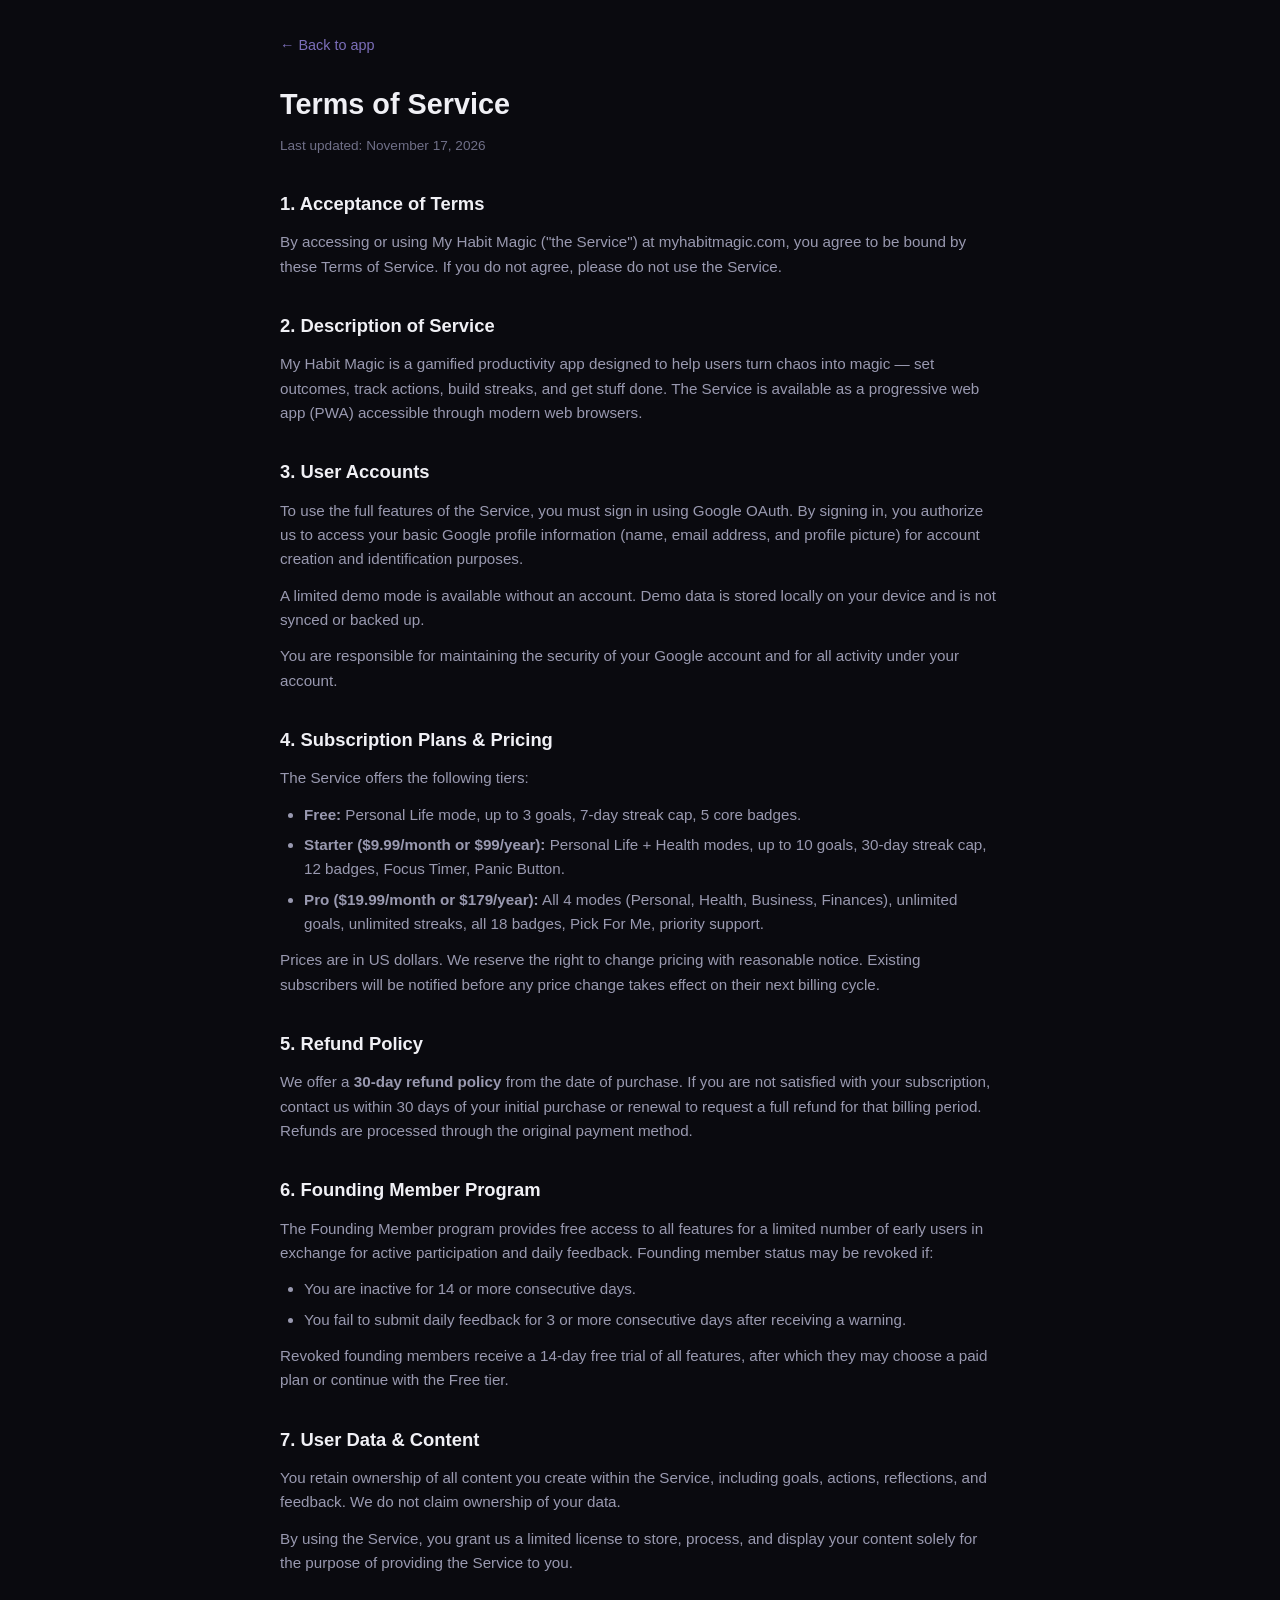
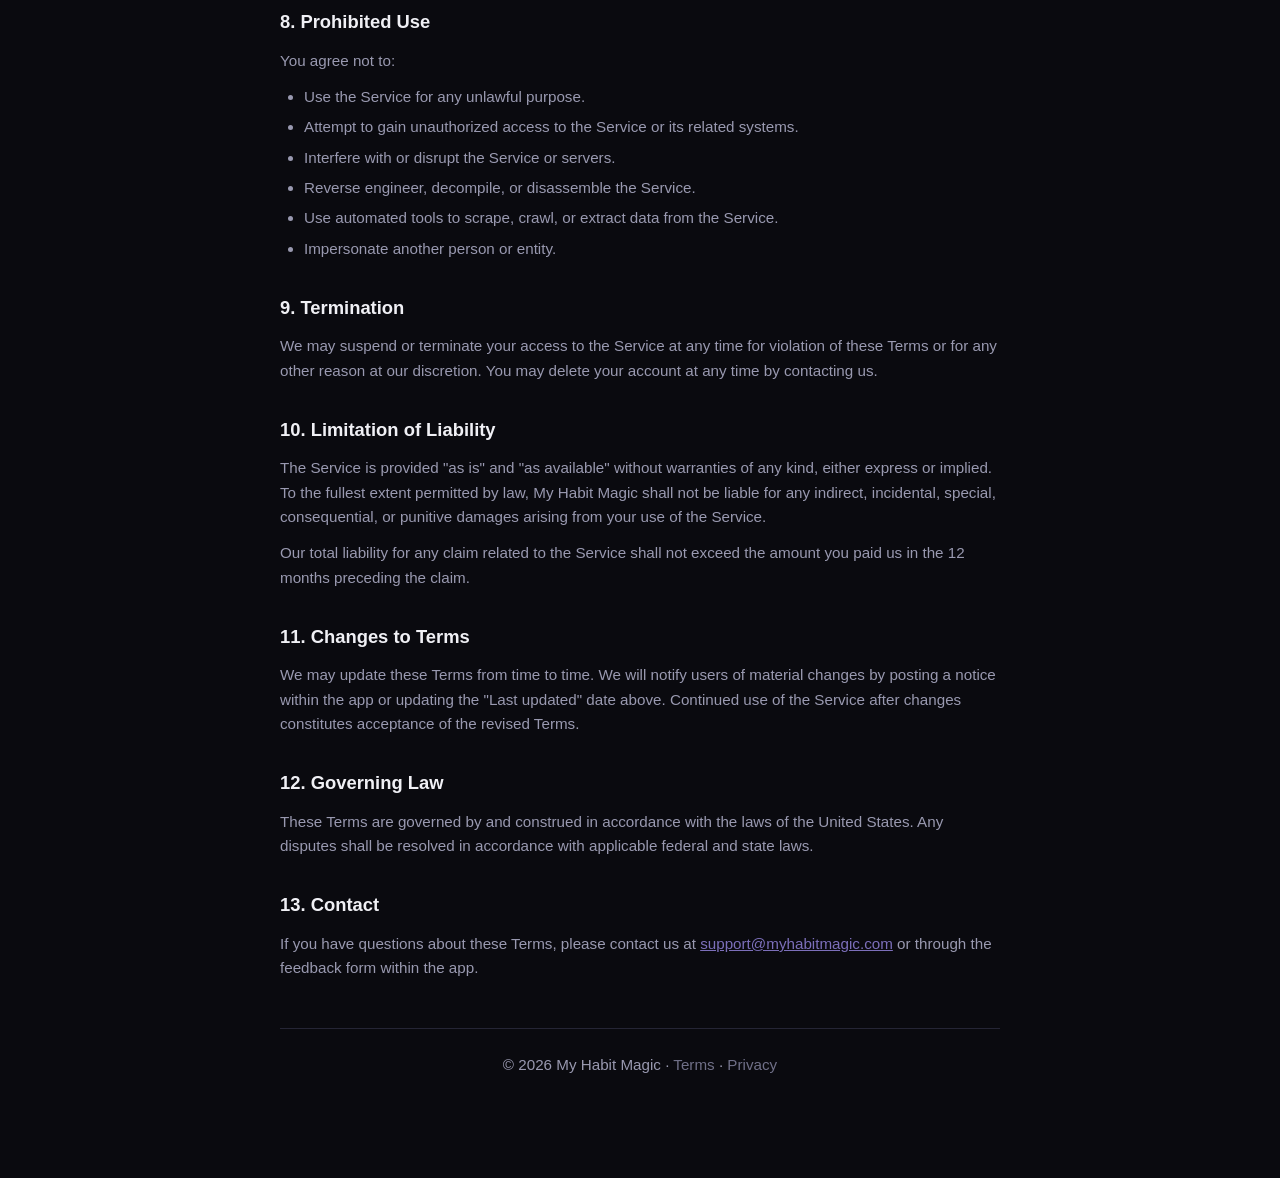
<file: terms.html>
<!DOCTYPE html>
<html lang="en">
<head>
    <meta charset="UTF-8">
    <meta name="viewport" content="width=device-width, initial-scale=1.0">
    <script async src="https://www.googletagmanager.com/gtag/js?id=G-QYPMGS8DKZ"></script>
    <script>window.dataLayer=window.dataLayer||[];function gtag(){dataLayer.push(arguments);}gtag('js',new Date());gtag('config','G-QYPMGS8DKZ');</script>
    <title>Terms of Service - My Habit Magic</title>
    <style>
        :root {
            --bg-dark: #0a0a0f;
            --bg-card: #12121a;
            --text-primary: #f0f0f5;
            --text-secondary: #9999b0;
            --text-muted: #707088;
            --accent-primary: #7c6fba;
            --border: #252535;
        }
        * { margin: 0; padding: 0; box-sizing: border-box; }
        body {
            font-family: -apple-system, BlinkMacSystemFont, 'Segoe UI', Roboto, 'Helvetica Neue', Arial, sans-serif;
            background: var(--bg-dark);
            color: var(--text-primary);
            line-height: 1.6;
            padding: 0 16px;
        }
        .legal-container {
            max-width: 720px;
            margin: 0 auto;
            padding: 32px 0 64px;
        }
        .back-link {
            display: inline-block;
            color: var(--accent-primary);
            text-decoration: none;
            font-size: 0.9rem;
            margin-bottom: 24px;
        }
        .back-link:hover { text-decoration: underline; }
        h1 {
            font-size: 1.8rem;
            margin-bottom: 8px;
        }
        .last-updated {
            color: var(--text-muted);
            font-size: 0.85rem;
            margin-bottom: 32px;
        }
        h2 {
            font-size: 1.15rem;
            margin-top: 32px;
            margin-bottom: 12px;
            color: var(--text-primary);
        }
        p, li {
            color: var(--text-secondary);
            font-size: 0.95rem;
            margin-bottom: 12px;
        }
        ul {
            padding-left: 24px;
            margin-bottom: 12px;
        }
        li { margin-bottom: 6px; }
        a { color: var(--accent-primary); }
        .footer-legal {
            text-align: center;
            padding: 24px 0;
            border-top: 1px solid var(--border);
            margin-top: 48px;
            font-size: 0.75rem;
            color: var(--text-muted);
        }
        .footer-legal a {
            color: var(--text-muted);
            text-decoration: none;
        }
        .footer-legal a:hover { color: var(--accent-primary); }
    </style>
</head>
<body>
<div class="legal-container">
    <a href="/" class="back-link">&larr; Back to app</a>

    <h1>Terms of Service</h1>
    <p class="last-updated">Last updated: November 17, 2026</p>

    <h2>1. Acceptance of Terms</h2>
    <p>By accessing or using My Habit Magic ("the Service") at myhabitmagic.com, you agree to be bound by these Terms of Service. If you do not agree, please do not use the Service.</p>

    <h2>2. Description of Service</h2>
    <p>My Habit Magic is a gamified productivity app designed to help users turn chaos into magic — set outcomes, track actions, build streaks, and get stuff done. The Service is available as a progressive web app (PWA) accessible through modern web browsers.</p>

    <h2>3. User Accounts</h2>
    <p>To use the full features of the Service, you must sign in using Google OAuth. By signing in, you authorize us to access your basic Google profile information (name, email address, and profile picture) for account creation and identification purposes.</p>
    <p>A limited demo mode is available without an account. Demo data is stored locally on your device and is not synced or backed up.</p>
    <p>You are responsible for maintaining the security of your Google account and for all activity under your account.</p>

    <h2>4. Subscription Plans &amp; Pricing</h2>
    <p>The Service offers the following tiers:</p>
    <ul>
        <li><strong>Free:</strong> Personal Life mode, up to 3 goals, 7-day streak cap, 5 core badges.</li>
        <li><strong>Starter ($9.99/month or $99/year):</strong> Personal Life + Health modes, up to 10 goals, 30-day streak cap, 12 badges, Focus Timer, Panic Button.</li>
        <li><strong>Pro ($19.99/month or $179/year):</strong> All 4 modes (Personal, Health, Business, Finances), unlimited goals, unlimited streaks, all 18 badges, Pick For Me, priority support.</li>
    </ul>
    <p>Prices are in US dollars. We reserve the right to change pricing with reasonable notice. Existing subscribers will be notified before any price change takes effect on their next billing cycle.</p>

    <h2>5. Refund Policy</h2>
    <p>We offer a <strong>30-day refund policy</strong> from the date of purchase. If you are not satisfied with your subscription, contact us within 30 days of your initial purchase or renewal to request a full refund for that billing period. Refunds are processed through the original payment method.</p>

    <h2>6. Founding Member Program</h2>
    <p>The Founding Member program provides free access to all features for a limited number of early users in exchange for active participation and daily feedback. Founding member status may be revoked if:</p>
    <ul>
        <li>You are inactive for 14 or more consecutive days.</li>
        <li>You fail to submit daily feedback for 3 or more consecutive days after receiving a warning.</li>
    </ul>
    <p>Revoked founding members receive a 14-day free trial of all features, after which they may choose a paid plan or continue with the Free tier.</p>

    <h2>7. User Data &amp; Content</h2>
    <p>You retain ownership of all content you create within the Service, including goals, actions, reflections, and feedback. We do not claim ownership of your data.</p>
    <p>By using the Service, you grant us a limited license to store, process, and display your content solely for the purpose of providing the Service to you.</p>

    <h2>8. Prohibited Use</h2>
    <p>You agree not to:</p>
    <ul>
        <li>Use the Service for any unlawful purpose.</li>
        <li>Attempt to gain unauthorized access to the Service or its related systems.</li>
        <li>Interfere with or disrupt the Service or servers.</li>
        <li>Reverse engineer, decompile, or disassemble the Service.</li>
        <li>Use automated tools to scrape, crawl, or extract data from the Service.</li>
        <li>Impersonate another person or entity.</li>
    </ul>

    <h2>9. Termination</h2>
    <p>We may suspend or terminate your access to the Service at any time for violation of these Terms or for any other reason at our discretion. You may delete your account at any time by contacting us.</p>

    <h2>10. Limitation of Liability</h2>
    <p>The Service is provided "as is" and "as available" without warranties of any kind, either express or implied. To the fullest extent permitted by law, My Habit Magic shall not be liable for any indirect, incidental, special, consequential, or punitive damages arising from your use of the Service.</p>
    <p>Our total liability for any claim related to the Service shall not exceed the amount you paid us in the 12 months preceding the claim.</p>

    <h2>11. Changes to Terms</h2>
    <p>We may update these Terms from time to time. We will notify users of material changes by posting a notice within the app or updating the "Last updated" date above. Continued use of the Service after changes constitutes acceptance of the revised Terms.</p>

    <h2>12. Governing Law</h2>
    <p>These Terms are governed by and construed in accordance with the laws of the United States. Any disputes shall be resolved in accordance with applicable federal and state laws.</p>

    <h2>13. Contact</h2>
    <p>If you have questions about these Terms, please contact us at <a href="mailto:support@myhabitmagic.com">support@myhabitmagic.com</a> or through the feedback form within the app.</p>

    <div class="footer-legal">
        <p>&copy; 2026 My Habit Magic &middot; <a href="terms.html">Terms</a> &middot; <a href="privacy.html">Privacy</a></p>
    </div>
</div>
</body>
</html>
</file>
